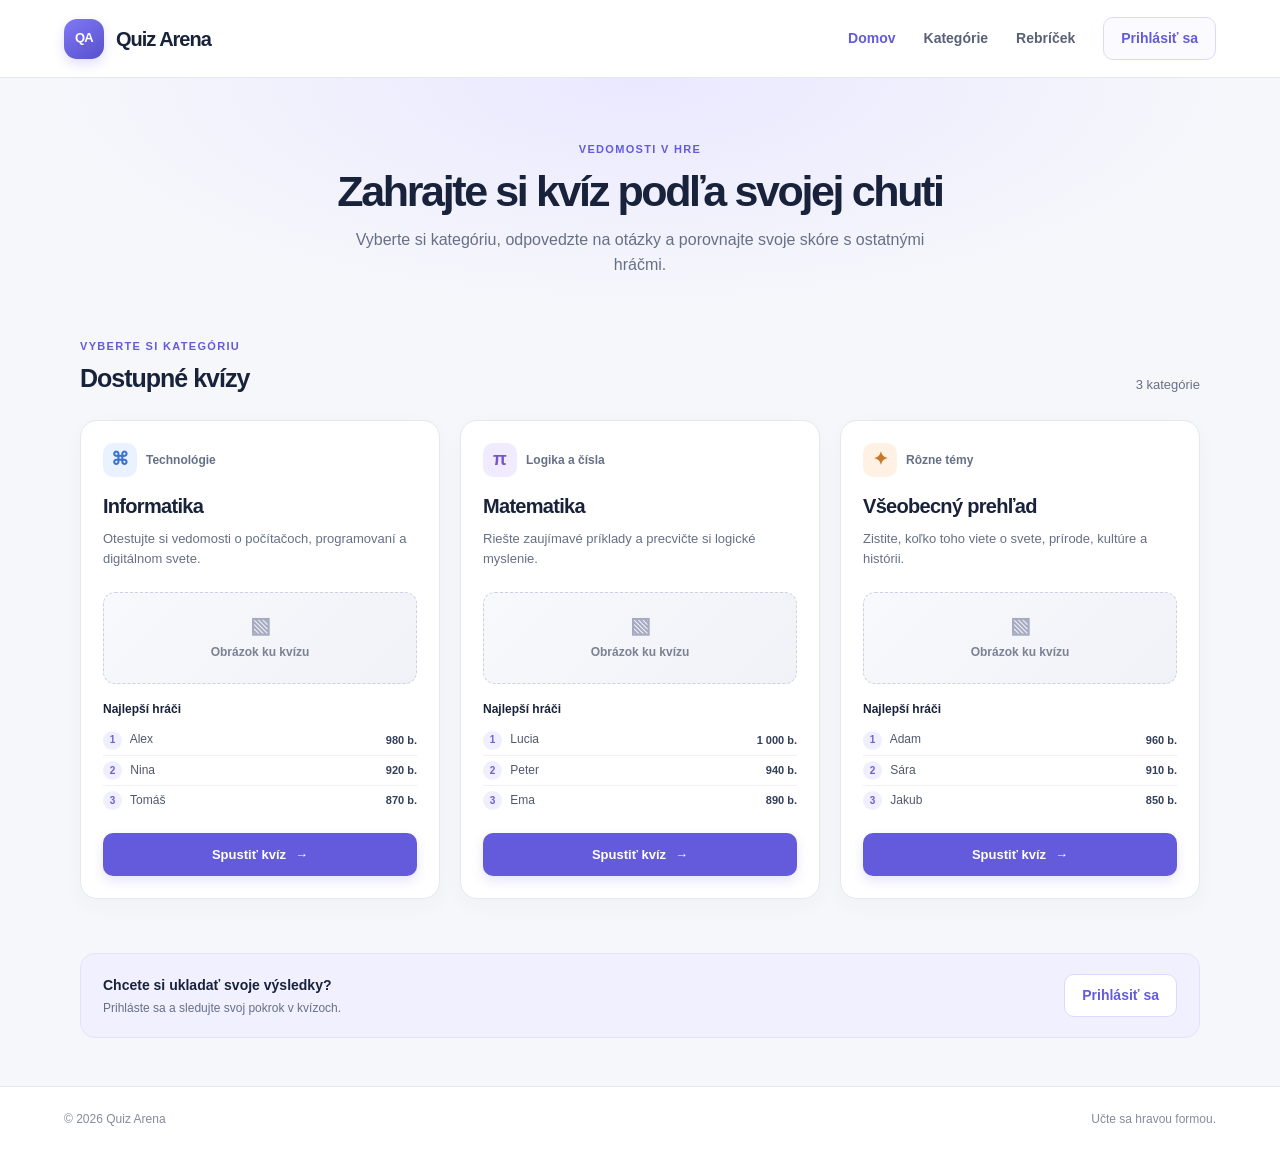
<file: html/index.html>
<!doctype html>
<html lang="sk">
<head>
  <meta charset="utf-8">
  <meta name="viewport" content="width=device-width, initial-scale=1">
  <meta name="description" content="Vyberte si kategóriu a zahrajte si vedomostný kvíz v Quiz Arena.">
  <title>Quiz Arena – výber kvízu</title>
  <link rel="stylesheet" href="styles.css">
</head>
<body>
  <header class="site-header">
    <a class="brand" href="index.html" aria-label="Quiz Arena – domov">
      <span class="brand-mark" aria-hidden="true">QA</span>
      <span class="brand-name">Quiz Arena</span>
    </a>

    <nav class="site-nav" aria-label="Hlavná navigácia">
      <a class="nav-link active" href="index.html" aria-current="page">Domov</a>
      <a class="nav-link" href="#kategorie">Kategórie</a>
      <a class="nav-link" href="#sutaz">Rebríček</a>
      <a class="nav-button" href="#prihlasenie">Prihlásiť sa</a>
    </nav>
  </header>

  <main>
    <section class="intro" aria-labelledby="intro-title">
      <p class="eyebrow">Vedomosti v hre</p>
      <h1 id="intro-title">Zahrajte si kvíz podľa svojej chuti</h1>
      <p>
        Vyberte si kategóriu, odpovedzte na otázky a porovnajte svoje skóre
        s ostatnými hráčmi.
      </p>
    </section>

    <section
      class="category-section page-width"
      id="kategorie"
      aria-labelledby="categories-title"
    >
      <div class="section-heading">
        <div>
          <p class="eyebrow">Vyberte si kategóriu</p>
          <h2 id="categories-title">Dostupné kvízy</h2>
        </div>
        <span class="section-note">3 kategórie</span>
      </div>

      <div class="quiz-grid">
        <article class="quiz-card">
          <div class="card-topline">
            <span class="category-icon icon-blue" aria-hidden="true">⌘</span>
            <span class="category-label">Technológie</span>
          </div>
          <h3>Informatika</h3>
          <p class="card-description">
            Otestujte si vedomosti o počítačoch, programovaní a digitálnom svete.
          </p>
          <div
            class="image-placeholder"
            role="img"
            aria-label="Miesto pre obrázok ku kvízu Informatika"
          >
            <span class="placeholder-symbol" aria-hidden="true">▧</span>
            <span>Obrázok ku kvízu</span>
          </div>
          <section class="leaderboard" id="sutaz" aria-labelledby="leaderboard-it">
            <h4 id="leaderboard-it">Najlepší hráči</h4>
            <ol>
              <li>
                <span><span class="rank">1</span> Alex</span>
                <strong>980 b.</strong>
              </li>
              <li>
                <span><span class="rank">2</span> Nina</span>
                <strong>920 b.</strong>
              </li>
              <li>
                <span><span class="rank">3</span> Tomáš</span>
                <strong>870 b.</strong>
              </li>
            </ol>
          </section>
          <a class="primary-button" href="quiz.html">
            Spustiť kvíz <span aria-hidden="true">→</span>
          </a>
        </article>

        <article class="quiz-card">
          <div class="card-topline">
            <span class="category-icon icon-violet" aria-hidden="true">π</span>
            <span class="category-label">Logika a čísla</span>
          </div>
          <h3>Matematika</h3>
          <p class="card-description">
            Riešte zaujímavé príklady a precvičte si logické myslenie.
          </p>
          <div
            class="image-placeholder"
            role="img"
            aria-label="Miesto pre obrázok ku kvízu Matematika"
          >
            <span class="placeholder-symbol" aria-hidden="true">▧</span>
            <span>Obrázok ku kvízu</span>
          </div>
          <section class="leaderboard" aria-labelledby="leaderboard-math">
            <h4 id="leaderboard-math">Najlepší hráči</h4>
            <ol>
              <li>
                <span><span class="rank">1</span> Lucia</span>
                <strong>1 000 b.</strong>
              </li>
              <li>
                <span><span class="rank">2</span> Peter</span>
                <strong>940 b.</strong>
              </li>
              <li>
                <span><span class="rank">3</span> Ema</span>
                <strong>890 b.</strong>
              </li>
            </ol>
          </section>
          <a class="primary-button" href="quiz.html">
            Spustiť kvíz <span aria-hidden="true">→</span>
          </a>
        </article>

        <article class="quiz-card">
          <div class="card-topline">
            <span class="category-icon icon-orange" aria-hidden="true">✦</span>
            <span class="category-label">Rôzne témy</span>
          </div>
          <h3>Všeobecný prehľad</h3>
          <p class="card-description">
            Zistite, koľko toho viete o svete, prírode, kultúre a histórii.
          </p>
          <div
            class="image-placeholder"
            role="img"
            aria-label="Miesto pre obrázok ku kvízu Všeobecný prehľad"
          >
            <span class="placeholder-symbol" aria-hidden="true">▧</span>
            <span>Obrázok ku kvízu</span>
          </div>
          <section class="leaderboard" aria-labelledby="leaderboard-general">
            <h4 id="leaderboard-general">Najlepší hráči</h4>
            <ol>
              <li>
                <span><span class="rank">1</span> Adam</span>
                <strong>960 b.</strong>
              </li>
              <li>
                <span><span class="rank">2</span> Sára</span>
                <strong>910 b.</strong>
              </li>
              <li>
                <span><span class="rank">3</span> Jakub</span>
                <strong>850 b.</strong>
              </li>
            </ol>
          </section>
          <a class="primary-button" href="quiz.html">
            Spustiť kvíz <span aria-hidden="true">→</span>
          </a>
        </article>
      </div>
    </section>

    <section class="signin-note page-width" id="prihlasenie" aria-label="Prihlásenie">
      <div>
        <strong>Chcete si ukladať svoje výsledky?</strong>
        <p>Prihláste sa a sledujte svoj pokrok v kvízoch.</p>
      </div>
      <a class="secondary-button" href="#prihlasenie">Prihlásiť sa</a>
    </section>
  </main>

  <footer class="site-footer">
    <span>© 2026 Quiz Arena</span>
    <span>Učte sa hravou formou.</span>
  </footer>
</body>
</html>
</file>
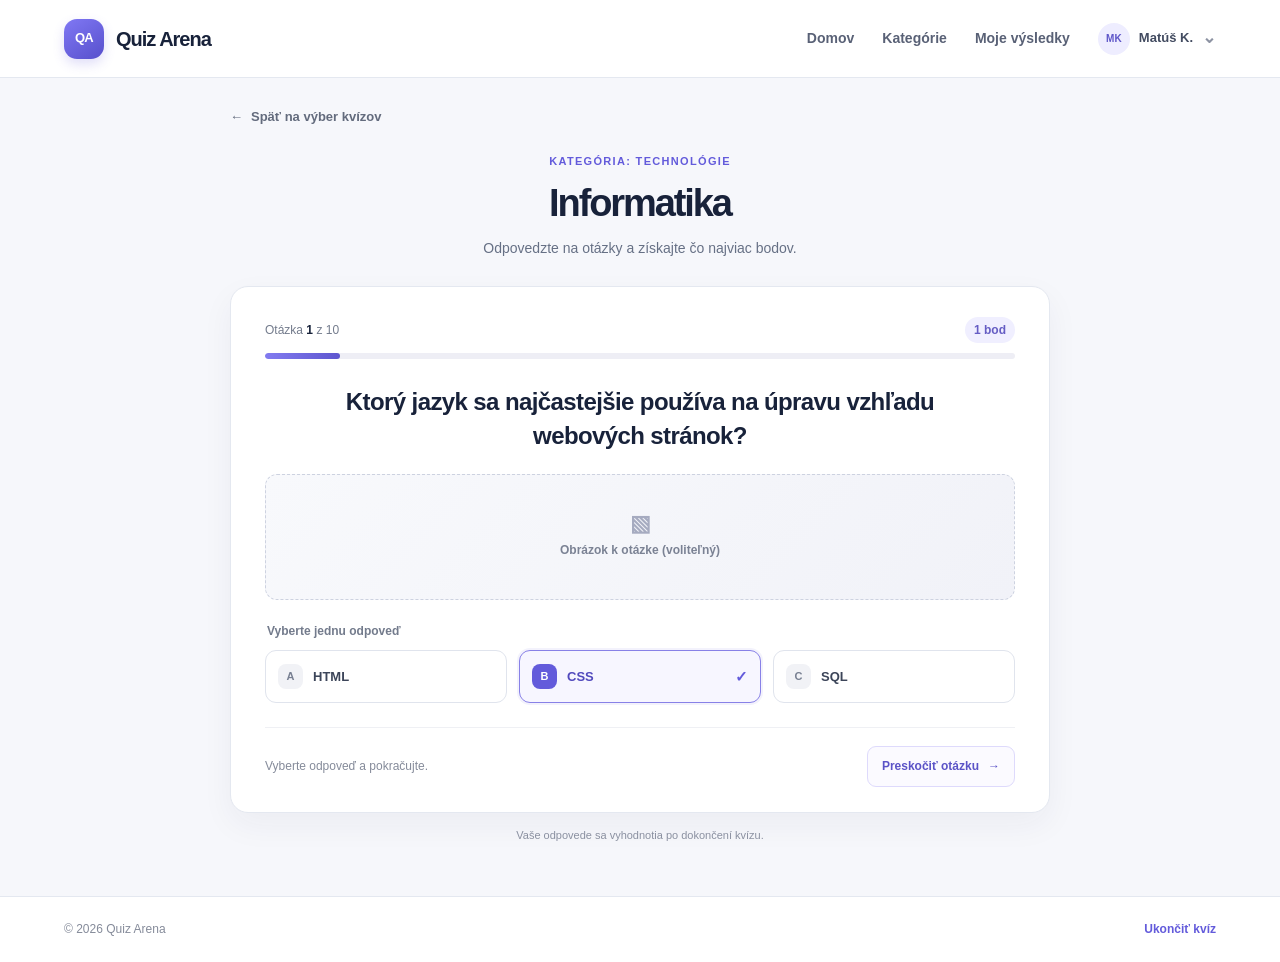
<file: html/quiz.html>
<!doctype html>
<html lang="sk">
<head>
  <meta charset="utf-8">
  <meta name="viewport" content="width=device-width, initial-scale=1">
  <meta name="description" content="Odpovedajte na otázky v kvíze Quiz Arena.">
  <title>Informatika – Quiz Arena</title>
  <link rel="stylesheet" href="styles.css">
</head>
<body class="quiz-page">
  <header class="site-header">
    <a class="brand" href="index.html" aria-label="Quiz Arena – domov">
      <span class="brand-mark" aria-hidden="true">QA</span>
      <span class="brand-name">Quiz Arena</span>
    </a>

    <nav class="site-nav" aria-label="Navigácia používateľa">
      <a class="nav-link" href="index.html">Domov</a>
      <a class="nav-link" href="index.html#kategorie">Kategórie</a>
      <a class="nav-link" href="#vysledky">Moje výsledky</a>
      <a class="user-chip" href="#profil">
        <span class="user-avatar" aria-hidden="true">MK</span>
        <span>Matúš K.</span>
        <span class="chevron" aria-hidden="true">⌄</span>
      </a>
    </nav>
  </header>

  <main class="play-area">
    <a class="back-link" href="index.html">
      ← <span>Späť na výber kvízov</span>
    </a>

    <div class="quiz-heading">
      <p class="eyebrow">Kategória: Technológie</p>
      <h1>Informatika</h1>
      <p>Odpovedzte na otázky a získajte čo najviac bodov.</p>
    </div>

    <section class="question-card" aria-labelledby="question-title">
      <div class="question-meta">
        <span class="question-number">Otázka <strong>1</strong> z 10</span>
        <span class="points-label">1 bod</span>
      </div>

      <div
        class="progress-track"
        role="progressbar"
        aria-label="Priebeh kvízu"
        aria-valuemin="0"
        aria-valuemax="10"
        aria-valuenow="1"
      >
        <span></span>
      </div>

      <h2 id="question-title">
        Ktorý jazyk sa najčastejšie používa na úpravu vzhľadu webových stránok?
      </h2>

      <div
        class="question-image"
        role="img"
        aria-label="Voliteľné miesto pre obrázok k otázke"
      >
        <span class="placeholder-symbol" aria-hidden="true">▧</span>
        <span>Obrázok k otázke (voliteľný)</span>
      </div>

      <fieldset class="answer-options">
        <legend>Vyberte jednu odpoveď</legend>
        <button class="answer-button" type="button">
          <span class="answer-letter">A</span>
          <span>HTML</span>
        </button>
        <button class="answer-button selected" type="button" aria-pressed="true">
          <span class="answer-letter">B</span>
          <span>CSS</span>
          <span class="selected-mark" aria-hidden="true">✓</span>
        </button>
        <button class="answer-button" type="button">
          <span class="answer-letter">C</span>
          <span>SQL</span>
        </button>
      </fieldset>

      <div class="question-actions">
        <span class="answer-hint">Vyberte odpoveď a pokračujte.</span>
        <button class="skip-button" type="button">
          Preskočiť otázku <span aria-hidden="true">→</span>
        </button>
      </div>
    </section>

    <p class="play-footnote">Vaše odpovede sa vyhodnotia po dokončení kvízu.</p>
  </main>

  <footer class="site-footer">
    <span>© 2026 Quiz Arena</span>
    <a href="index.html">Ukončiť kvíz</a>
  </footer>
</body>
</html>
</file>
<file: html/styles.css>
:root {
  color-scheme: light;
  --ink: #18223a;
  --muted: #667085;
  --line: #e4e8f0;
  --surface: #fff;
  --background: #f6f7fb;
  --purple: #635bdb;
  --purple-dark: #5149c6;
  --purple-soft: #f0efff;
  font-family: "DM Sans", "Segoe UI", sans-serif;
}

* {
  box-sizing: border-box;
}

html {
  scroll-behavior: smooth;
}

body {
  margin: 0;
  color: var(--ink);
  background: var(--background);
  font-size: 15px;
  line-height: 1.55;
}

a {
  color: inherit;
  text-decoration: none;
}

button {
  font: inherit;
}

.site-header {
  min-height: 78px;
  padding: 0 max(5vw, 24px);
  display: flex;
  align-items: center;
  justify-content: space-between;
  gap: 28px;
  background: var(--surface);
  border-bottom: 1px solid var(--line);
}

.brand {
  display: inline-flex;
  align-items: center;
  gap: 12px;
  white-space: nowrap;
}

.brand-mark {
  width: 40px;
  height: 40px;
  display: grid;
  place-items: center;
  border-radius: 13px;
  color: white;
  background: linear-gradient(145deg, #8078f4, #5750cc);
  font-family: "Manrope", sans-serif;
  font-size: 13px;
  font-weight: 800;
  letter-spacing: -.06em;
  box-shadow: 0 5px 12px #635bdb33;
}

.brand-name {
  font: 800 20px/1.1 "Manrope", sans-serif;
  letter-spacing: -.05em;
}

.site-nav {
  display: flex;
  align-items: center;
  gap: 28px;
}

.nav-link {
  color: #596176;
  font-size: 14px;
  font-weight: 600;
  transition: color .18s ease;
}

.nav-link:hover, .nav-link.active {
  color: var(--purple);
}

.nav-button, .secondary-button {
  padding: 10px 17px;
  border: 1px solid #dcd9ff;
  border-radius: 10px;
  color: var(--purple);
  background: #fbfaff;
  font-weight: 700;
  font-size: 14px;
}

.intro {
  padding: 63px 24px 48px;
  text-align: center;
  background: radial-gradient(ellipse at 50% 0%, #eae8ff 0, #f6f7fb 67%);
}

.eyebrow {
  margin: 0 0 9px;
  color: var(--purple);
  font-size: 11px;
  font-weight: 800;
  letter-spacing: .12em;
  text-transform: uppercase;
}

h1, h2, h3, h4, p {
  margin-top: 0;
}

h1, h2, h3 {
  font-family: "Manrope", "Segoe UI", sans-serif;
}

.intro h1 {
  max-width: 650px;
  margin: 0 auto 12px;
  font-size: clamp(30px, 4vw, 43px);
  line-height: 1.15;
  letter-spacing: -.055em;
}

.intro > p:last-child {
  max-width: 580px;
  margin: 0 auto;
  color: var(--muted);
  font-size: 16px;
}

.page-width {
  width: min(1120px, calc(100% - 48px));
  margin-inline: auto;
}

.category-section {
  padding: 12px 0 54px;
}

.section-heading {
  display: flex;
  align-items: end;
  justify-content: space-between;
  margin-bottom: 22px;
}

.section-heading .eyebrow {
  margin-bottom: 4px;
}

.section-heading h2 {
  margin: 0;
  font-size: 25px;
  letter-spacing: -.04em;
}

.section-note {
  padding-bottom: 3px;
  color: var(--muted);
  font-size: 13px;
}

.quiz-grid {
  display: grid;
  grid-template-columns: repeat(3, minmax(0, 1fr));
  gap: 20px;
}

.quiz-card {
  min-width: 0;
  padding: 22px;
  display: flex;
  flex-direction: column;
  border: 1px solid var(--line);
  border-radius: 17px;
  background: var(--surface);
  box-shadow: 0 7px 22px #25314e08;
}

.card-topline {
  display: flex;
  align-items: center;
  gap: 9px;
  margin-bottom: 14px;
}

.category-icon {
  width: 34px;
  height: 34px;
  display: grid;
  place-items: center;
  border-radius: 10px;
  font-size: 18px;
  font-weight: 700;
}

.icon-blue {
  color: #3c72cb;
  background: #eaf2ff;
}

.icon-violet {
  color: #7654ca;
  background: #f1ebff;
}

.icon-orange {
  color: #c77829;
  background: #fff2e4;
}

.category-label {
  color: var(--muted);
  font-size: 12px;
  font-weight: 600;
}

.quiz-card h3 {
  margin: 0 0 7px;
  font-size: 20px;
  letter-spacing: -.035em;
}

.card-description {
  min-height: 47px;
  margin-bottom: 16px;
  color: var(--muted);
  font-size: 13px;
  line-height: 1.55;
}

.image-placeholder, .question-image {
  display: flex;
  flex-direction: column;
  align-items: center;
  justify-content: center;
  gap: 6px;
  border: 1px dashed #cdd2e0;
  border-radius: 12px;
  color: #7b8294;
  background: linear-gradient(135deg, #f8f9fc, #f1f2f8);
  font-size: 12px;
  font-weight: 600;
  text-align: center;
}

.image-placeholder {
  min-height: 92px;
  margin-bottom: 16px;
}

.placeholder-symbol {
  color: #a6abc0;
  font-size: 22px;
  line-height: 1;
}

.leaderboard {
  margin-bottom: 18px;
}

.leaderboard h4 {
  margin: 0 0 7px;
  font-size: 12px;
  font-weight: 700;
}

.leaderboard ol {
  padding: 0;
  margin: 0;
  list-style: none;
}

.leaderboard li {
  display: flex;
  align-items: center;
  justify-content: space-between;
  padding: 5px 0;
  color: #50586b;
  font-size: 12px;
}

.leaderboard li + li {
  border-top: 1px solid #f0f1f5;
}

.leaderboard li strong {
  color: #34405b;
  font-size: 11px;
}

.rank {
  width: 19px;
  height: 19px;
  display: inline-grid;
  place-items: center;
  margin-right: 5px;
  border-radius: 50%;
  color: #6b62cf;
  background: var(--purple-soft);
  font-size: 10px;
  font-weight: 800;
}

.primary-button {
  display: flex;
  align-items: center;
  justify-content: center;
  gap: 9px;
  min-height: 43px;
  margin-top: auto;
  padding: 10px 14px;
  border-radius: 10px;
  color: white;
  background: var(--purple);
  font-size: 13px;
  font-weight: 700;
  box-shadow: 0 5px 12px #635bdb29;
  transition: background .18s ease, transform .18s ease;
}

.primary-button:hover {
  background: var(--purple-dark);
  transform: translateY(-1px);
}

.signin-note {
  display: flex;
  justify-content: space-between;
  align-items: center;
  gap: 20px;
  margin-bottom: 48px;
  padding: 19px 22px;
  border: 1px solid #e4e1ff;
  border-radius: 15px;
  background: #f1f0ff;
}

.signin-note strong {
  font-size: 14px;
}

.signin-note p {
  margin: 2px 0 0;
  color: var(--muted);
  font-size: 12px;
}

.secondary-button {
  flex: none;
  background: white;
}

.site-footer {
  min-height: 66px;
  padding: 18px max(5vw, 24px);
  display: flex;
  align-items: center;
  justify-content: space-between;
  gap: 18px;
  border-top: 1px solid var(--line);
  color: #858b9a;
  background: white;
  font-size: 12px;
}

.site-footer a {
  color: var(--purple);
  font-weight: 700;
}

.user-chip {
  display: inline-flex;
  align-items: center;
  gap: 9px;
  color: #424b60;
  font-size: 13px;
  font-weight: 700;
}

.user-avatar {
  width: 32px;
  height: 32px;
  display: grid;
  place-items: center;
  border-radius: 50%;
  color: #5e56c9;
  background: #eeedff;
  font-size: 10px;
  font-weight: 800;
}

.chevron {
  color: #8d93a3;
  font-size: 17px;
}

.play-area {
  width: min(820px, calc(100% - 40px));
  margin: 0 auto;
  padding: 26px 0 52px;
}

.back-link {
  display: inline-flex;
  align-items: center;
  gap: 8px;
  margin-bottom: 26px;
  color: #636b7d;
  font-size: 13px;
  font-weight: 600;
}

.back-link:hover {
  color: var(--purple);
}

.quiz-heading {
  margin-bottom: 26px;
  text-align: center;
}

.quiz-heading .eyebrow {
  margin-bottom: 4px;
}

.quiz-heading h1 {
  margin: 0 0 5px;
  font-size: clamp(30px, 4vw, 38px);
  letter-spacing: -.055em;
}

.quiz-heading > p:last-child {
  margin-bottom: 0;
  color: var(--muted);
  font-size: 14px;
}

.question-card {
  padding: 30px 34px 25px;
  border: 1px solid var(--line);
  border-radius: 18px;
  background: white;
  box-shadow: 0 12px 32px #25314e0d;
}

.question-meta {
  display: flex;
  align-items: center;
  justify-content: space-between;
  margin-bottom: 10px;
  color: #737b8c;
  font-size: 12px;
}

.question-number strong {
  color: var(--ink);
}

.points-label {
  padding: 4px 9px;
  border-radius: 20px;
  color: #655dc4;
  background: var(--purple-soft);
  font-weight: 700;
}

.progress-track {
  height: 6px;
  overflow: hidden;
  margin-bottom: 26px;
  border-radius: 10px;
  background: #eeeef5;
}

.progress-track span {
  width: 10%;
  height: 100%;
  display: block;
  border-radius: inherit;
  background: linear-gradient(90deg, #827bf0, #5e56cf);
}

.question-card h2 {
  max-width: 660px;
  margin: 0 auto 21px;
  font-size: clamp(19px, 2.5vw, 24px);
  line-height: 1.4;
  letter-spacing: -.025em;
  text-align: center;
}

.question-image {
  min-height: 126px;
  margin-bottom: 22px;
}

.answer-options {
  padding: 0;
  margin: 0;
  display: grid;
  grid-template-columns: repeat(3, minmax(0, 1fr));
  gap: 12px;
  border: 0;
}

.answer-options legend {
  width: 100%;
  margin-bottom: 10px;
  color: #737b8c;
  font-size: 12px;
  font-weight: 600;
}

.answer-button {
  position: relative;
  min-height: 53px;
  padding: 10px 12px;
  display: flex;
  align-items: center;
  gap: 10px;
  border: 1px solid #e0e4ed;
  border-radius: 11px;
  color: #3c4559;
  background: white;
  text-align: left;
  font-size: 13px;
  font-weight: 600;
  cursor: pointer;
}

.answer-button:hover {
  border-color: #aaa5ec;
  background: #fbfaff;
}

.answer-button.selected {
  border-color: #8881e7;
  color: #5149bd;
  background: #f7f6ff;
  box-shadow: 0 0 0 2px #635bdb14;
}

.answer-letter {
  width: 25px;
  height: 25px;
  display: grid;
  place-items: center;
  flex: none;
  border-radius: 8px;
  color: #777f91;
  background: #f1f2f6;
  font-size: 11px;
  font-weight: 800;
}

.selected .answer-letter {
  color: white;
  background: var(--purple);
}

.selected-mark {
  margin-left: auto;
  color: var(--purple);
  font-size: 15px;
}

.question-actions {
  display: flex;
  align-items: center;
  justify-content: space-between;
  gap: 14px;
  margin-top: 24px;
  padding-top: 18px;
  border-top: 1px solid #eff0f4;
}

.answer-hint {
  color: #858b9a;
  font-size: 12px;
}

.skip-button {
  min-height: 41px;
  padding: 9px 14px;
  display: inline-flex;
  align-items: center;
  gap: 9px;
  border: 1px solid #dedafc;
  border-radius: 9px;
  color: #5b53c7;
  background: #fbfaff;
  font-size: 12px;
  font-weight: 700;
  cursor: pointer;
}

.skip-button:hover {
  background: #f0efff;
}

.play-footnote {
  margin: 14px 0 0;
  color: #8a90a0;
  font-size: 11px;
  text-align: center;
}

:focus-visible {
  outline: 3px solid #9c96f6;
  outline-offset: 3px;
}

@media (max-width: 820px) {
  .site-header {
    padding-inline: 24px;
  }
  .site-nav {
    gap: 17px;
  }
  .quiz-grid {
    grid-template-columns: repeat(2, minmax(0, 1fr));
  }
}

@media (max-width: 600px) {
  .site-header {
    min-height: auto;
    padding: 16px 20px 12px;
    align-items: flex-start;
    flex-direction: column;
    gap: 14px;
  }
  .brand-mark {
    width: 36px;
    height: 36px;
    border-radius: 11px;
  }
  .brand-name {
    font-size: 19px;
  }
  .site-nav {
    width: 100%;
    justify-content: flex-start;
    gap: 20px;
    overflow-x: auto;
    padding: 2px 1px 5px;
    scrollbar-width: thin;
  }
  .nav-link {
    flex: none;
    font-size: 12px;
  }
  .nav-button {
    flex: none;
    padding: 7px 11px;
    font-size: 12px;
  }
  .user-chip {
    flex: none;
    font-size: 12px;
  }
  .intro {
    padding: 45px 20px 34px;
  }
  .intro h1 {
    font-size: 31px;
  }
  .intro > p:last-child {
    font-size: 14px;
  }
  .page-width {
    width: min(100% - 36px, 460px);
  }
  .category-section {
    padding: 8px 0 38px;
  }
  .section-heading {
    margin-bottom: 16px;
  }
  .section-heading h2 {
    font-size: 22px;
  }
  .quiz-grid {
    grid-template-columns: 1fr;
    gap: 14px;
  }
  .quiz-card {
    padding: 19px;
  }
  .card-description {
    min-height: 0;
  }
  .image-placeholder {
    min-height: 82px;
  }
  .signin-note {
    align-items: flex-start;
    flex-direction: column;
    margin-bottom: 32px;
    padding: 17px;
  }
  .site-footer {
    min-height: 60px;
    padding: 15px 20px;
  }
  .play-area {
    width: calc(100% - 32px);
    padding-top: 20px;
  }
  .back-link {
    margin-bottom: 22px;
  }
  .quiz-heading {
    margin-bottom: 21px;
  }
  .question-card {
    padding: 22px 18px 18px;
    border-radius: 15px;
  }
  .question-card h2 {
    font-size: 19px;
  }
  .question-image {
    min-height: 105px;
  }
  .answer-options {
    grid-template-columns: 1fr;
    gap: 9px;
  }
  .answer-button {
    min-height: 49px;
  }
  .question-actions {
    align-items: stretch;
    flex-direction: column;
  }
  .answer-hint {
    text-align: center;
  }
  .skip-button {
    justify-content: center;
  }
}

@media (prefers-reduced-motion: reduce) {
  *, *::before, *::after {
    scroll-behavior: auto !important;
    transition-duration: .01ms !important;
  }
}
</file>
